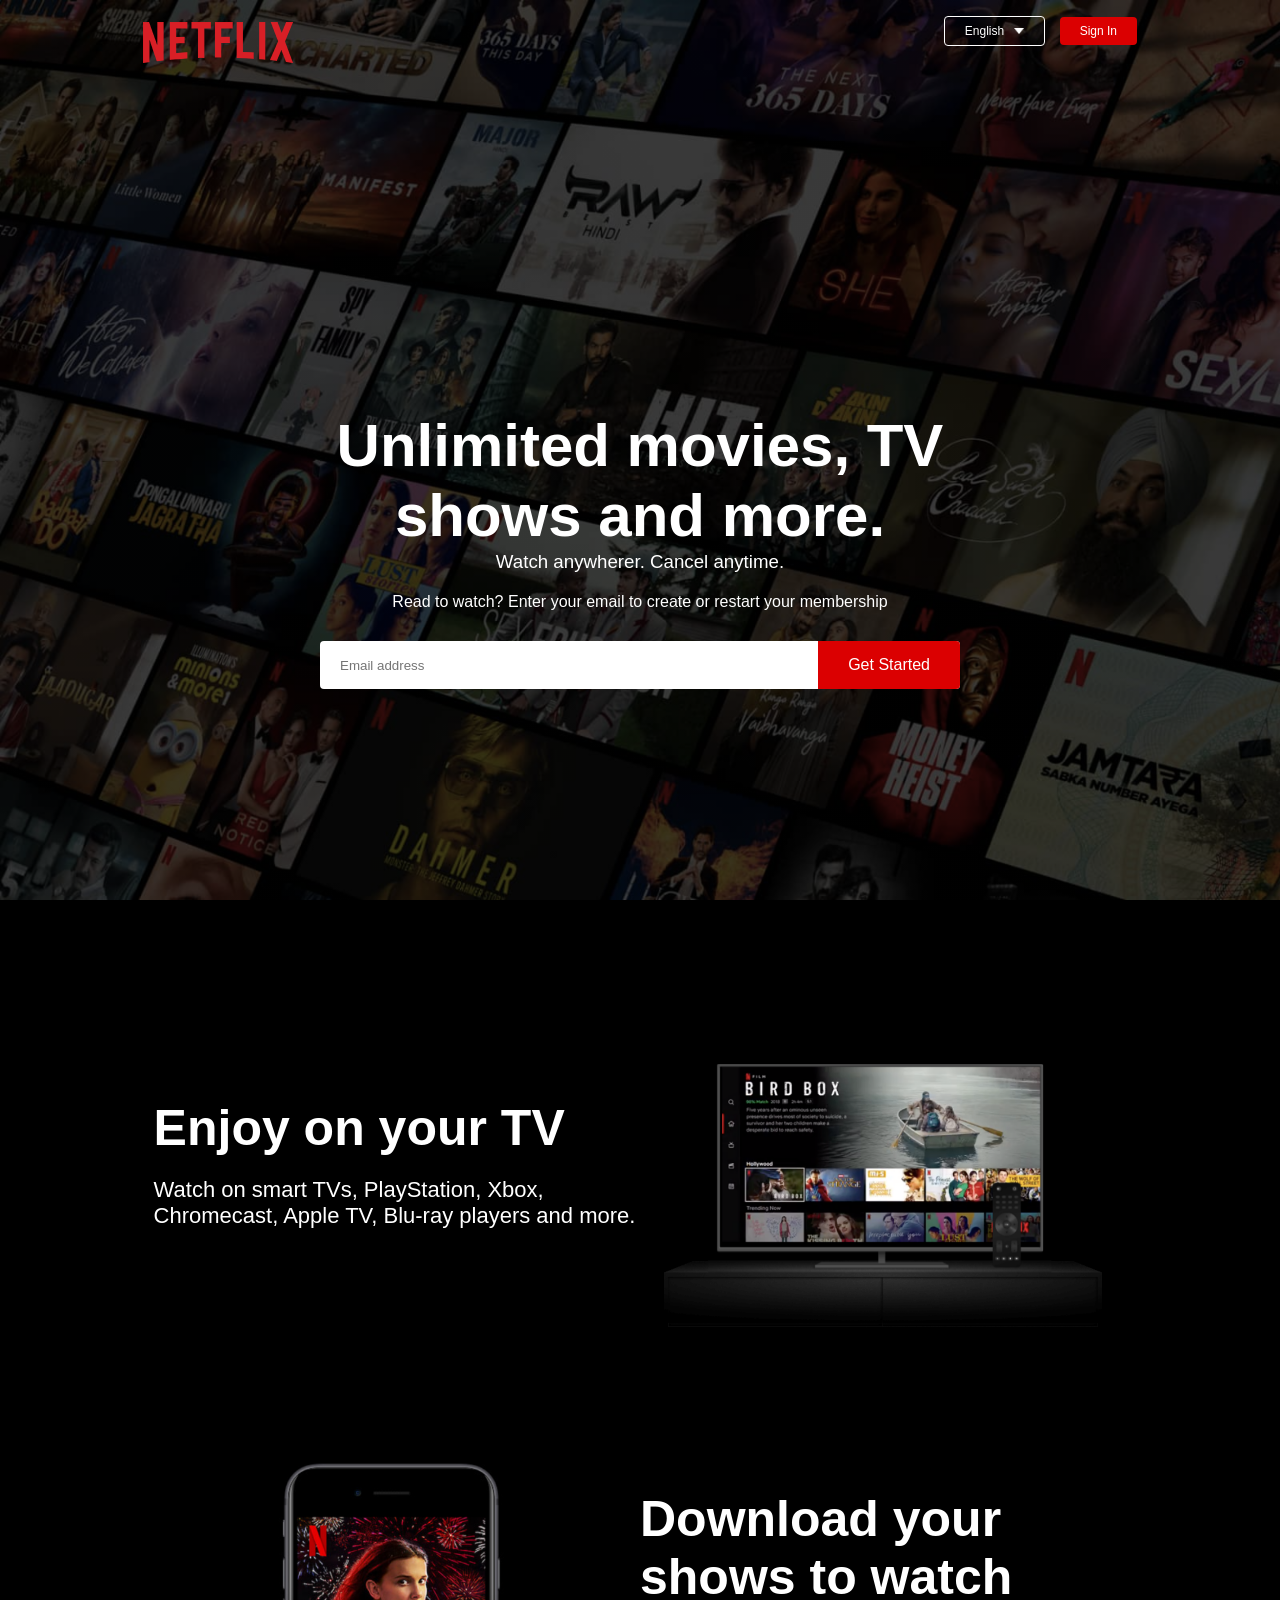
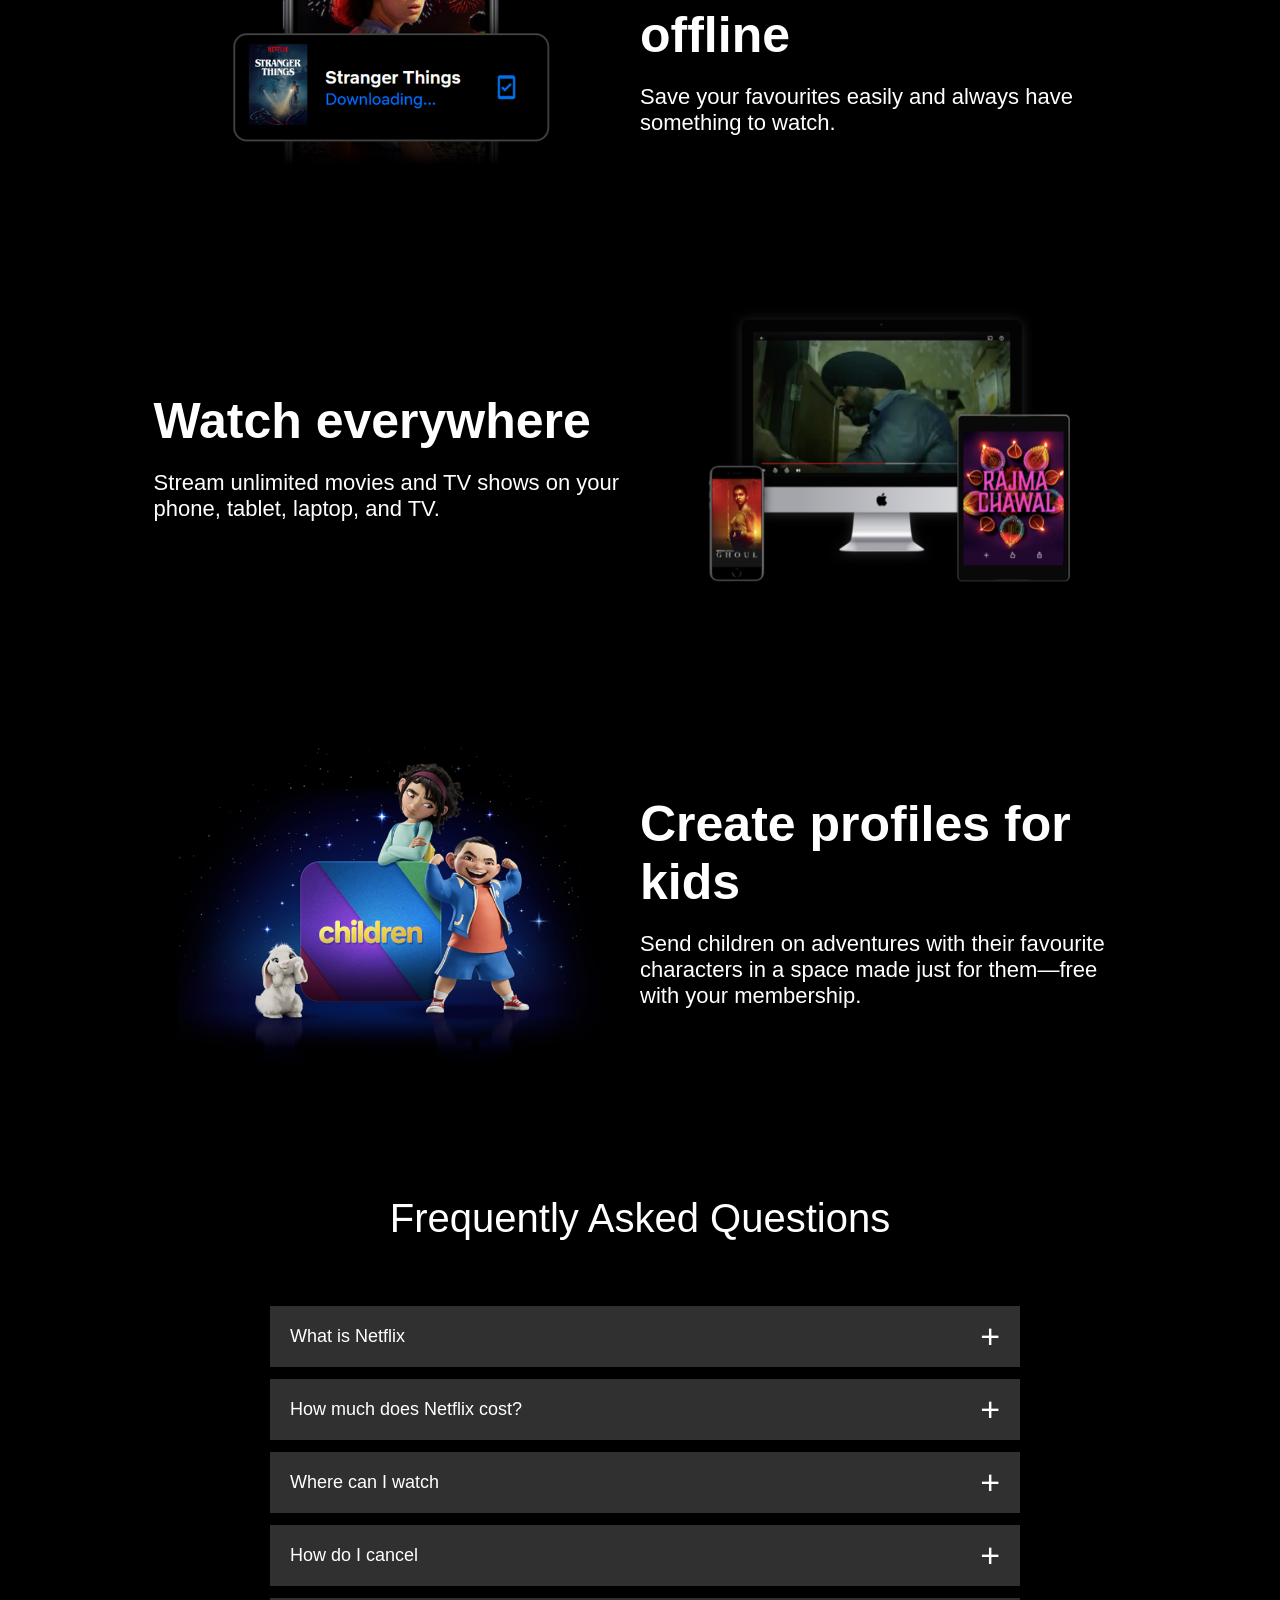
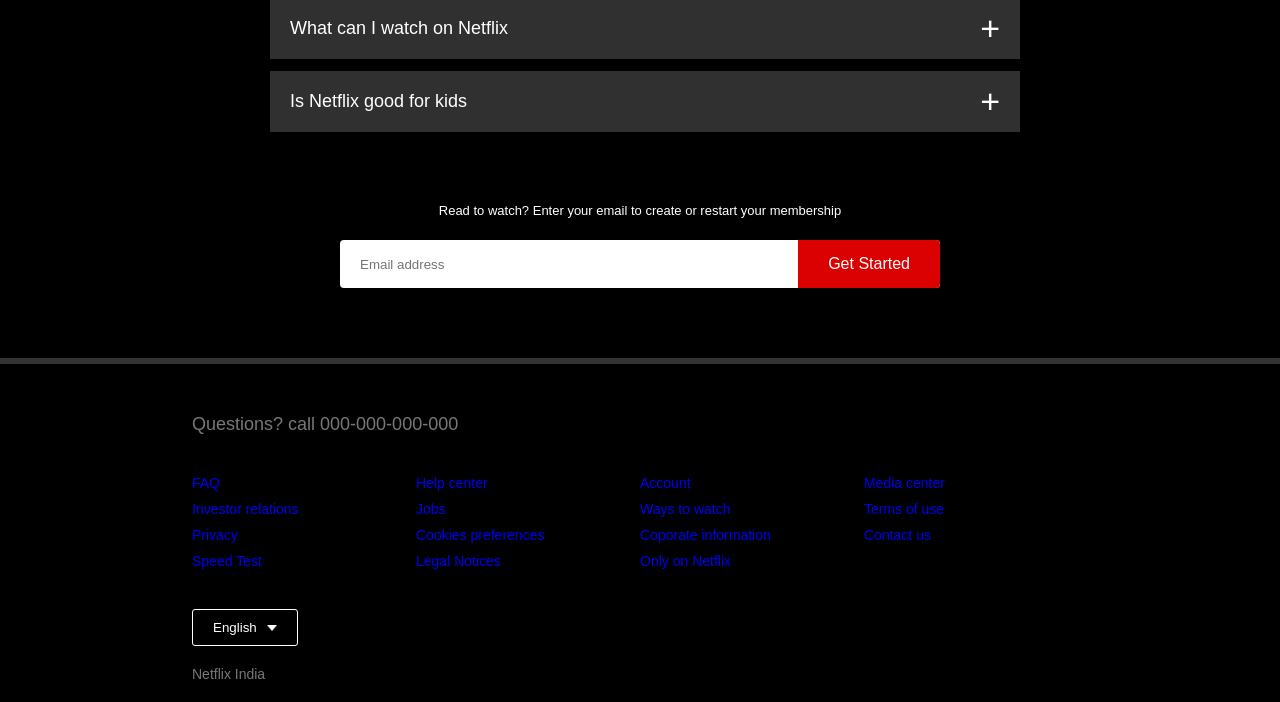
<file: index.html>
<!DOCTYPE html>
<html lang="en">
<head>
  <meta charset="UTF-8">
  <meta name="viewport" content="width=device-width, initial-scale=1.0">
  <link rel="stylesheet" href="styles.css">
  <title>Netflix</title>
</head>
<body>
<div class="header">
  <nav>
    <img class="logo" src="images/logo.png">
    <div class="header-right">
      <button class="language">English <img src="images/down-icon.png"> </button>
      <button>Sign In</button>
    </div>
  </nav>
  <div class="header-content">
    <h1>Unlimited movies, TV shows and more.</h1>
    <h3>Watch anywherer. Cancel anytime.</h3>
    <p>Read to watch? Enter your email to create or restart your membership</p>
    <form class="email-signup">
      <input type="email" placeholder="Email address" required>
      <button type="submit">Get Started</button>
    </form>

  </div>

</div>
<div class="features">
  <div class="row">
    <div class="text-col">
      <h2>Enjoy on your TV</h2>
      <p>Watch on smart TVs, PlayStation, Xbox, Chromecast, Apple TV, Blu-ray players and more.</p>


    </div>
    <div class="img-col">
      <img src="images/feature-1.png">
    </div>
  </div>
  <div class="row">
    <div class="img-col">
      <img src="images/feature-2.png">
    </div>
    <div class="text-col">
      <h2>Download your shows to watch offline</h2>
      <p>Save your favourites easily and always have something to watch.</p>


    </div>
   
  </div>
  <div class="row">
    <div class="text-col">
      <h2>Watch everywhere
        </h2>
      <p>Stream unlimited movies and TV shows on your phone, tablet, laptop, and TV.</p>
      </div>
      <div class="img-col">
        <img src="images/feature-3.png">
      </div>

    </div>
    <div class="row">
      <div class="img-col">
        <img src="images/feature-4.png">
      </div>
        <div class="text-col">
          <h2>Create profiles for kids
           </h2>
          <p> Send children on adventures with their favourite characters in a space made just for them—free with your membership.</p>
    
    
        </div>
        
      </div>
     
  </div>
 
</div>
<div class="faq">
<h2>Frequently Asked Questions</h2>
<ul class="accordion">
<li>
  <input type="radio" name="accordion" id="first">
  <label for="first">What is Netflix</label>
</li>
<li>
  <input type="radio" name="accordion" id="second">
  <label for="second">How much does Netflix cost?</label>
</li>
<li>
  <input type="radio" name="accordion" id="third">
  <label for="third">Where can I watch</label>
</li>
<li>
  <input type="radio" name="accordion" id="forth">
  <label for="forth">How do I cancel</label>
</li>
<li>
  <input type="radio" name="accordion" id="fifth">
  <label for="fifth">What can I watch on Netflix</label>
</li>
<li>
  <input type="radio" name="accordion" id="sixth">
  <label for="sixth">Is Netflix good for kids</label>
</li>


</ul>
<small>Read to watch? Enter your email to create or restart your membership</small>
<form class="email-signup">
  <input type="email" placeholder="Email address" required>
  <button type="submit">Get Started</button>
</form>
</div>
<div class="footer">
  <h2>Questions? call 000-000-000-000</h2>
  <div class="row">
    <div class="col">
   <a href="#">FAQ</a>
   <a href="#">Investor relations</a>
   <a href="#">Privacy</a>
   <a href="#">Speed Test</a>
    </div>
    <div class="col">
      <a href="#">Help center</a>
      <a href="#">Jobs</a>
      <a href="#">Cookies preferences</a>
      <a href="#">Legal Notices</a>
       </div>
       <div class="col">
        <a href="#">Account</a>
        <a href="#">Ways to watch</a>
        <a href="#">Coporate information</a>
        <a href="#">Only on Netflix</a>
         </div>
         <div class="col">
          <a href="#">Media center</a>
          <a href="#">Terms of use</a>
          <a href="#">Contact us</a>
          
           </div>
  </div>
  <button class="language">English <img src="images/down-icon.png"> </button>
  <p class="copyright-text" >Netflix India
  </p>
</div>
  
</body>
</html>
</file>
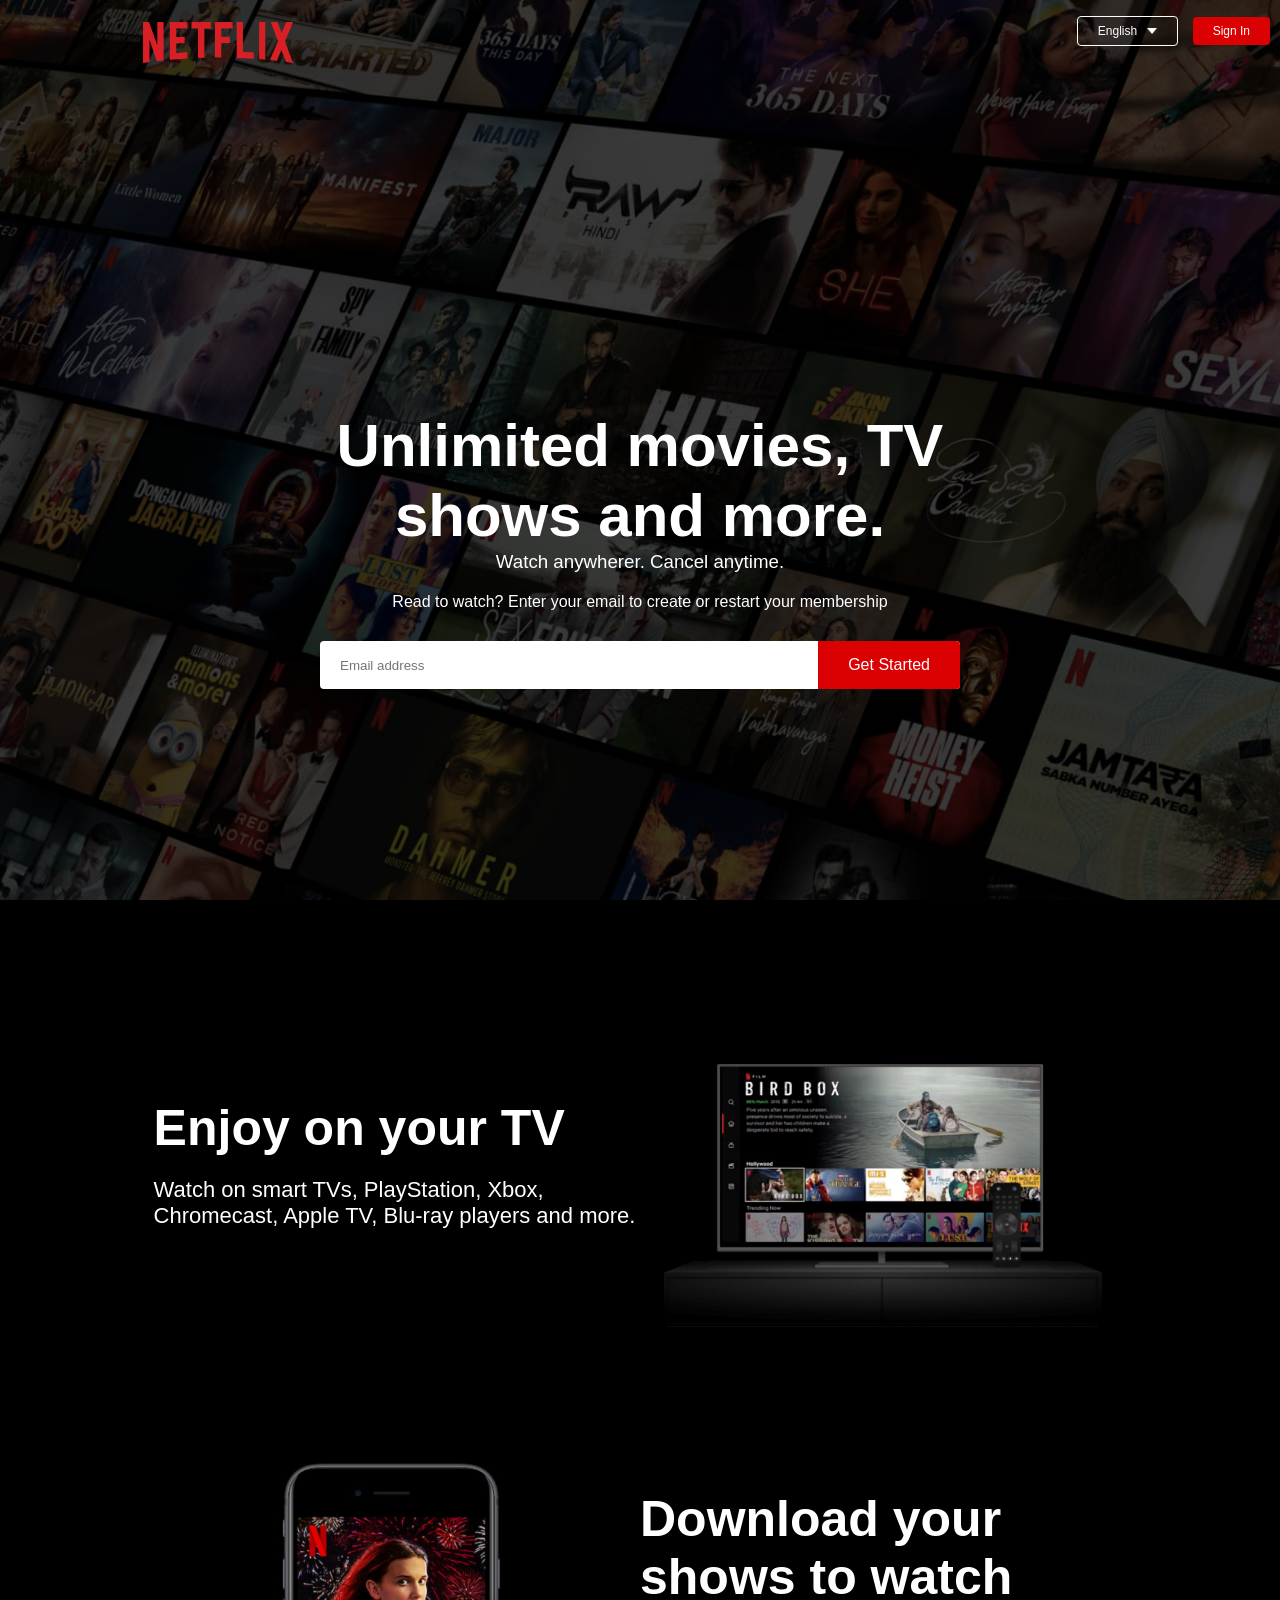
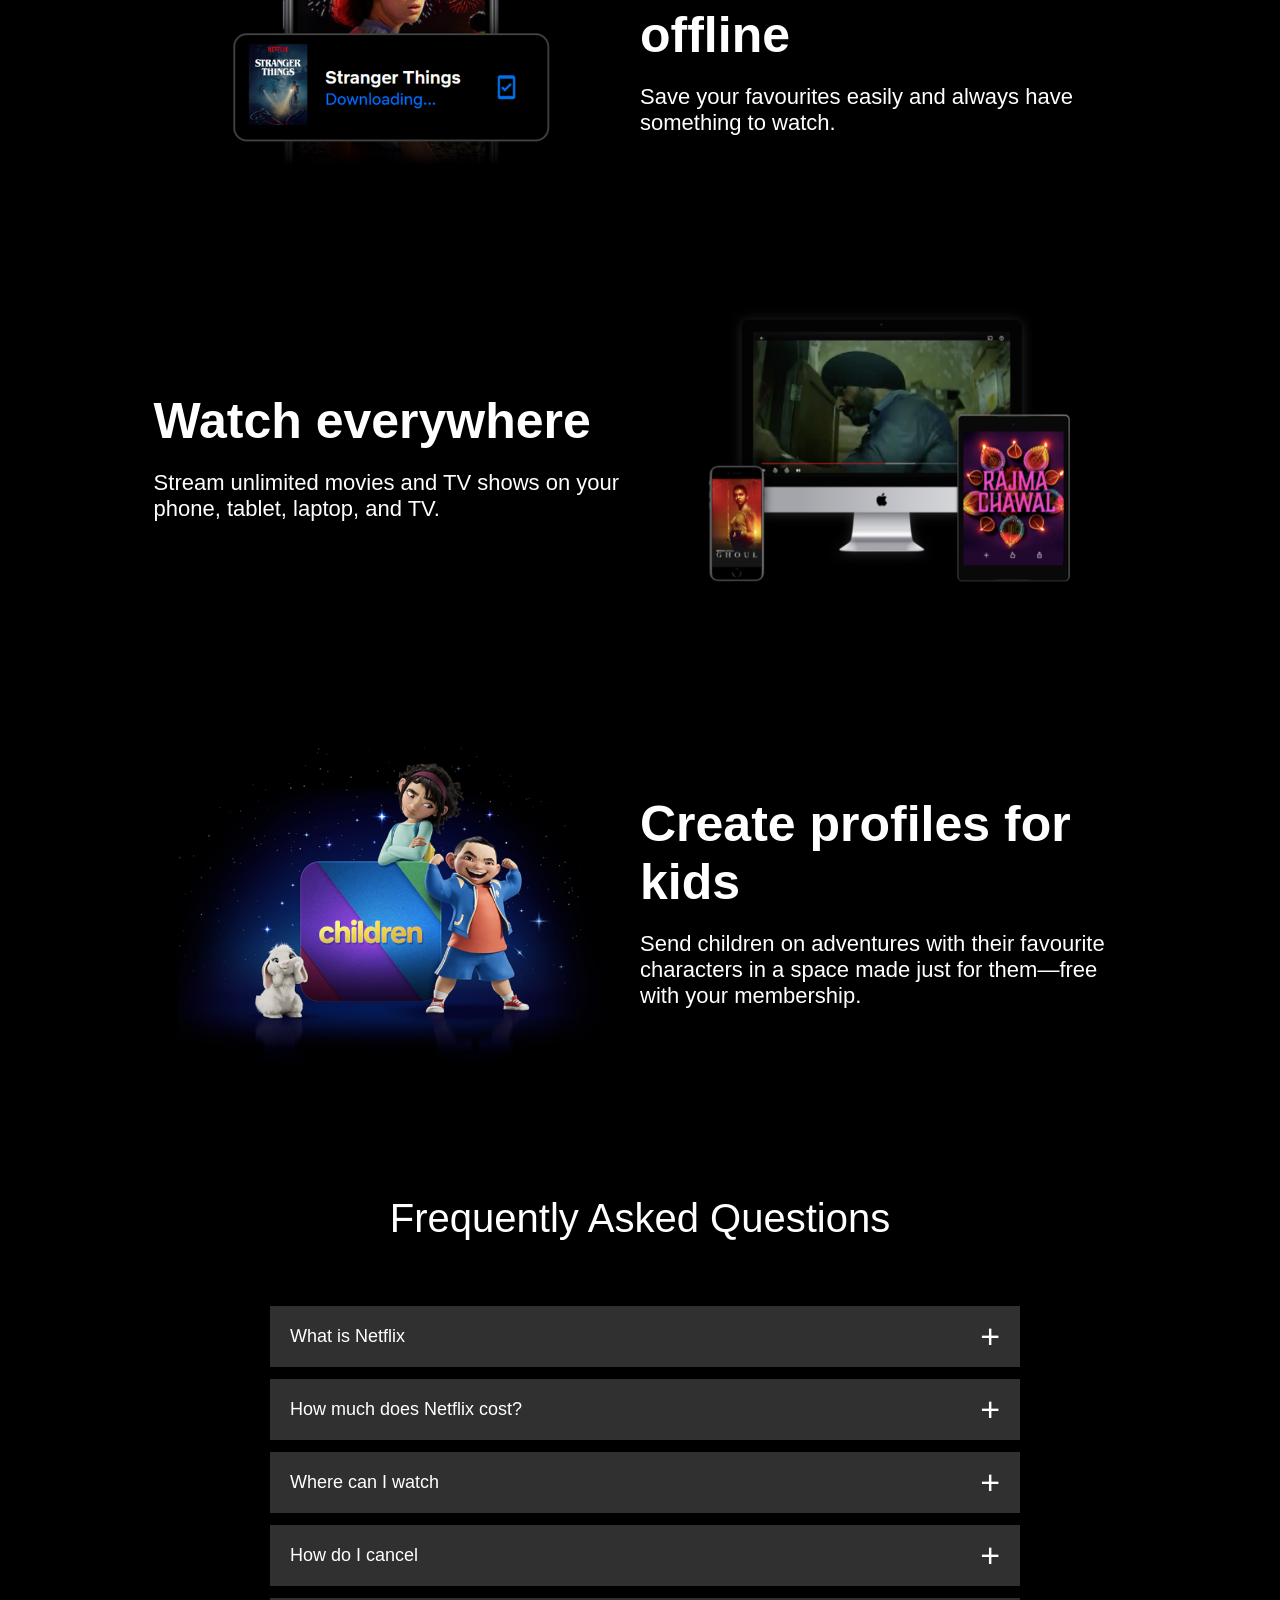
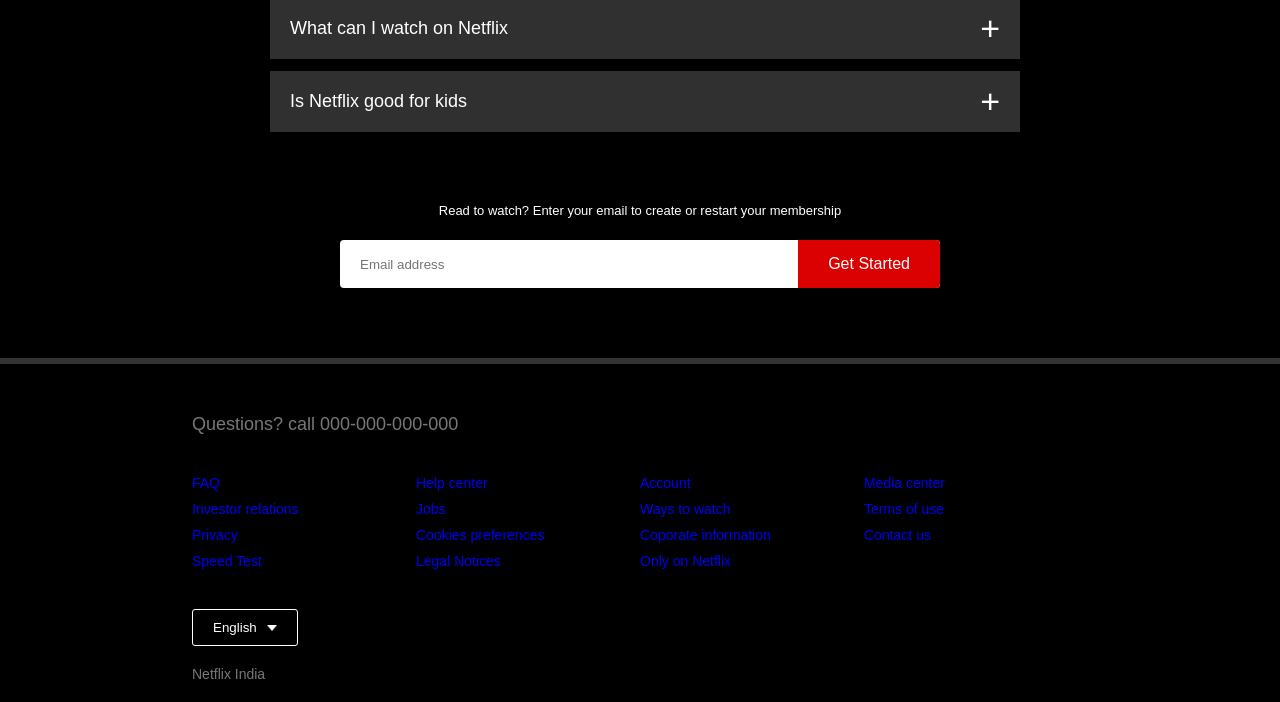
<file: netfllix.html>
<!DOCTYPE html>
<html lang="en">
<head>
  <meta charset="UTF-8">
  <meta name="viewport" content="width=device-width, initial-scale=1.0">
  <link rel="stylesheet" href="styles.css">
  <title>Netflix</title>
</head>
<body>
<div class="header">
  <nav>
    <img class="logo" src="images/logo.png">
    <div>
      <button class="language">English <img src="images/down-icon.png"> </button>
      <button>Sign In</button>
    </div>
  </nav>
  <div class="header-content">
    <h1>Unlimited movies, TV shows and more.</h1>
    <h3>Watch anywherer. Cancel anytime.</h3>
    <p>Read to watch? Enter your email to create or restart your membership</p>
    <form class="email-signup">
      <input type="email" placeholder="Email address" required>
      <button type="submit">Get Started</button>
    </form>

  </div>

</div>
<div class="features">
  <div class="row">
    <div class="text-col">
      <h2>Enjoy on your TV</h2>
      <p>Watch on smart TVs, PlayStation, Xbox, Chromecast, Apple TV, Blu-ray players and more.</p>


    </div>
    <div class="img-col">
      <img src="images/feature-1.png">
    </div>
  </div>
  <div class="row">
    <div class="img-col">
      <img src="images/feature-2.png">
    </div>
    <div class="text-col">
      <h2>Download your shows to watch offline</h2>
      <p>Save your favourites easily and always have something to watch.</p>


    </div>
   
  </div>
  <div class="row">
    <div class="text-col">
      <h2>Watch everywhere
        </h2>
      <p>Stream unlimited movies and TV shows on your phone, tablet, laptop, and TV.</p>
      </div>
      <div class="img-col">
        <img src="images/feature-3.png">
      </div>

    </div>
    <div class="row">
      <div class="img-col">
        <img src="images/feature-4.png">
      </div>
        <div class="text-col">
          <h2>Create profiles for kids
           </h2>
          <p> Send children on adventures with their favourite characters in a space made just for them—free with your membership.</p>
    
    
        </div>
        
      </div>
     
  </div>
 
</div>
<div class="faq">
<h2>Frequently Asked Questions</h2>
<ul class="accordion">
<li>
  <input type="radio" name="accordion" id="first">
  <label for="first">What is Netflix</label>
</li>
<li>
  <input type="radio" name="accordion" id="second">
  <label for="second">How much does Netflix cost?</label>
</li>
<li>
  <input type="radio" name="accordion" id="third">
  <label for="third">Where can I watch</label>
</li>
<li>
  <input type="radio" name="accordion" id="forth">
  <label for="forth">How do I cancel</label>
</li>
<li>
  <input type="radio" name="accordion" id="fifth">
  <label for="fifth">What can I watch on Netflix</label>
</li>
<li>
  <input type="radio" name="accordion" id="sixth">
  <label for="sixth">Is Netflix good for kids</label>
</li>


</ul>
<small>Read to watch? Enter your email to create or restart your membership</small>
<form class="email-signup">
  <input type="email" placeholder="Email address" required>
  <button type="submit">Get Started</button>
</form>
</div>
<div class="footer">
  <h2>Questions? call 000-000-000-000</h2>
  <div class="row">
    <div class="col">
   <a href="#">FAQ</a>
   <a href="#">Investor relations</a>
   <a href="#">Privacy</a>
   <a href="#">Speed Test</a>
    </div>
    <div class="col">
      <a href="#">Help center</a>
      <a href="#">Jobs</a>
      <a href="#">Cookies preferences</a>
      <a href="#">Legal Notices</a>
       </div>
       <div class="col">
        <a href="#">Account</a>
        <a href="#">Ways to watch</a>
        <a href="#">Coporate information</a>
        <a href="#">Only on Netflix</a>
         </div>
         <div class="col">
          <a href="#">Media center</a>
          <a href="#">Terms of use</a>
          <a href="#">Contact us</a>
          
           </div>
  </div>
  <button class="language">English <img src="images/down-icon.png"> </button>
  <p class="copyright-text" >Netflix India
  </p>
</div>
  
</body>
</html>
</file>
<file: styles.css>
*{
  margin:0;
  padding:0;
  font-family: 'Poppins',sans-serif;
}
body{
  background-color: black;
  color:white;
  width: 100%;
}
.header{
  width:100%;
  height:100vh;
  background-image: linear-gradient(rgba(0,0,0,0.7),rgba(0,0,0,0.7)), url(images/header-image.png);
  background-size:cover;
  position:relative;
  
}
nav{
  display:flex;
  align-items: center;
  justify-content: space-between;
  padding-left: 10px;
  padding-right: 10px;
}
.logo{
  width: 150px;
  cursor:pointer;
  padding-left:133px;
  padding-top:22px;
}
.header-right{
  padding-right:133px;
}
nav button{
  border:0;
  outline:0;
  background: #db0001;
  color:#fff;
  padding:7px 20px;
  font-size: 12px;
  border-radius: 4px;
  margin-left:10px;
  cursor:pointer;

}
.language{
  display:inline-flex;
  align-items:center;
  background:transparent;
  border:1px solid #fff;
}
.language img{
  width:10px;
  margin-left:10px;
}
.header-content{
  position:absolute;
  top:50%;
  left:50%;
  transform: translate(-50%,-50%);
  text-align: center;
  margin-top: 100px;
}
.header-content h1{
  font-size: 60px;
  line-height: 70px;
  font-weight: 600;
  max-width: 650px;
}
.header-content h3{
  font-weight: 400;
  margin-bottom: 20px;
}
.email-signup{
  background: #fff;
  border-radius: 4px;
  display:flex;
  margin-top:30px;
  overflow:hidden;
}
.email-signup input{
  flex:1;
  border:0;
  outline:0;
  margin-left: 20px;

}
.email-signup button{
  background: #db0001;
  border:0;
  outline:0;
  color:#fff;
  font-size: 16px;
  cursor:pointer;
  padding: 15px 30px;
}
.features{
  padding:50px 12%;
  font-size:22px;
}
.row{
  display:flex;
  width:100%;
  align-items: center;
  flex-wrap: wrap;
  padding: 50px 0 ;
}
.text-col{
  flex-basis: 50%;
  margin-bottom:20px;
}
.img-col{
  flex-basis: 50%;
  margin-bottom:20px;
}
.img-col img{
  display:block;
  width:90%;
  margin:auto;
}
.features h2{
  font-size: 50px;
  font-weight:600;
  margin-bottom:20px;
}
.faq{
  padding:10px 12%;
  text-align: center;
  font-size:18px;
}
.faq h2{
  font-weight: 500;
  font-size:40px;
}
.accordion{
  margin:60px auto;
  width:100%;
  max-width:750px;
}
.accordion li{
  list-style: none;
  width:100%;
  padding:5px;
}
.accordion li label{
display:flex;
align-items:center;
padding:20px;
font-size:18px;
font-weight: 500;
background:#303030;
margin-bottom: 2px;
cursor:pointer;
position:relative;

}
label::after{
  content:'+';
  font-size:34px;
  position:absolute;
  right:20px;
}
input[type="radio"]{
  display:none;
}
.faq .email-signup{
  max-width: 600px;
  margin:20px auto 60px;
}
.faq small{
  font-size: 13px;
}
.footer{
  padding: 50px 15% 10px;
  border-top:6px solid #333;
  color:#777;
}
.footer h2{
  font-size: 18px;
  font-weight: 400;
  margin-bottom:30px;
}
.footer .col{
  flex-basis:25%;
  flex-grow:1;
  margin-bottom:20px;
}
.footer .col a{
  display:block;
  text-decoration: none;
  font-size: 14px;
  margin-bottom:10px;
}
.footer .row{
  align-items:flex-start;
  padding:10px 0;
}
.footer .language{
  color:#fff;
  padding:10px 20px;
  border-radius:3px;
}
.copyright-text{
  font-size: 14px;
  margin-top:20px;
  margin-bottom:10px;
}
</file>
